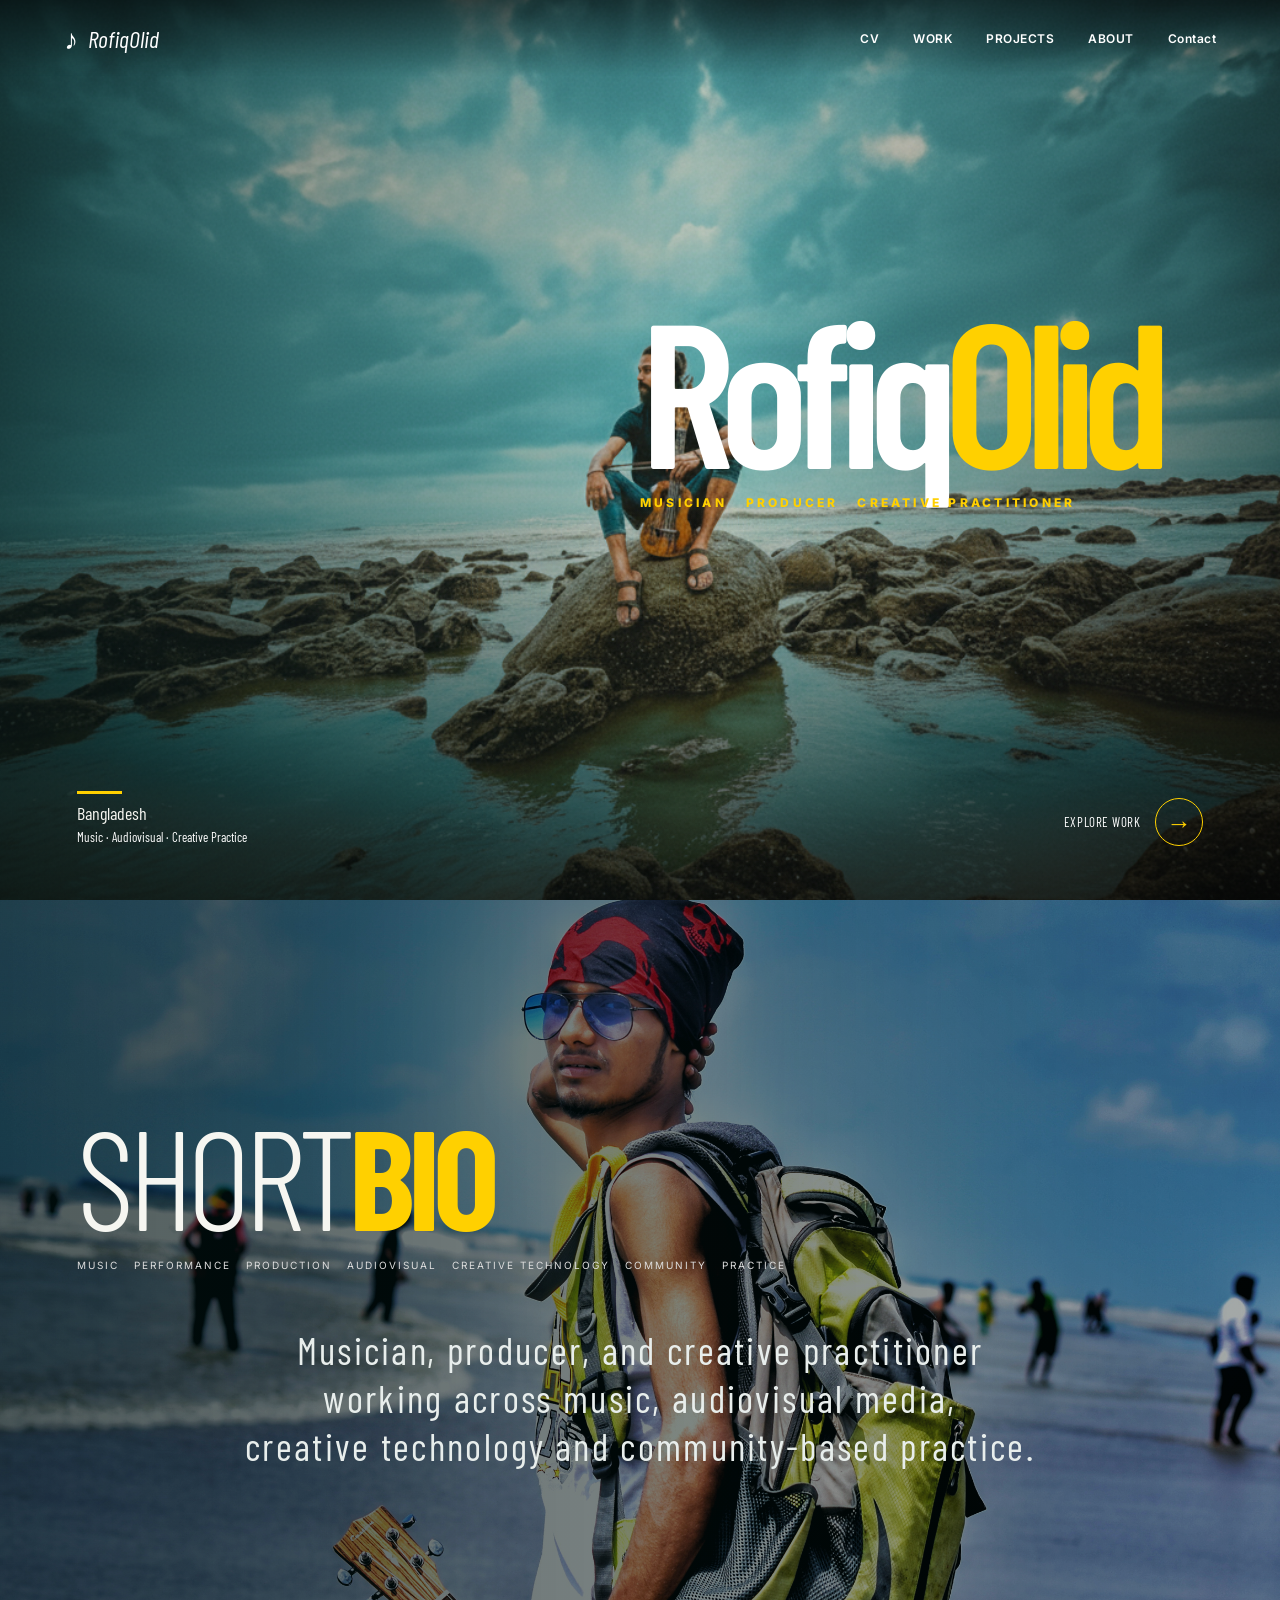
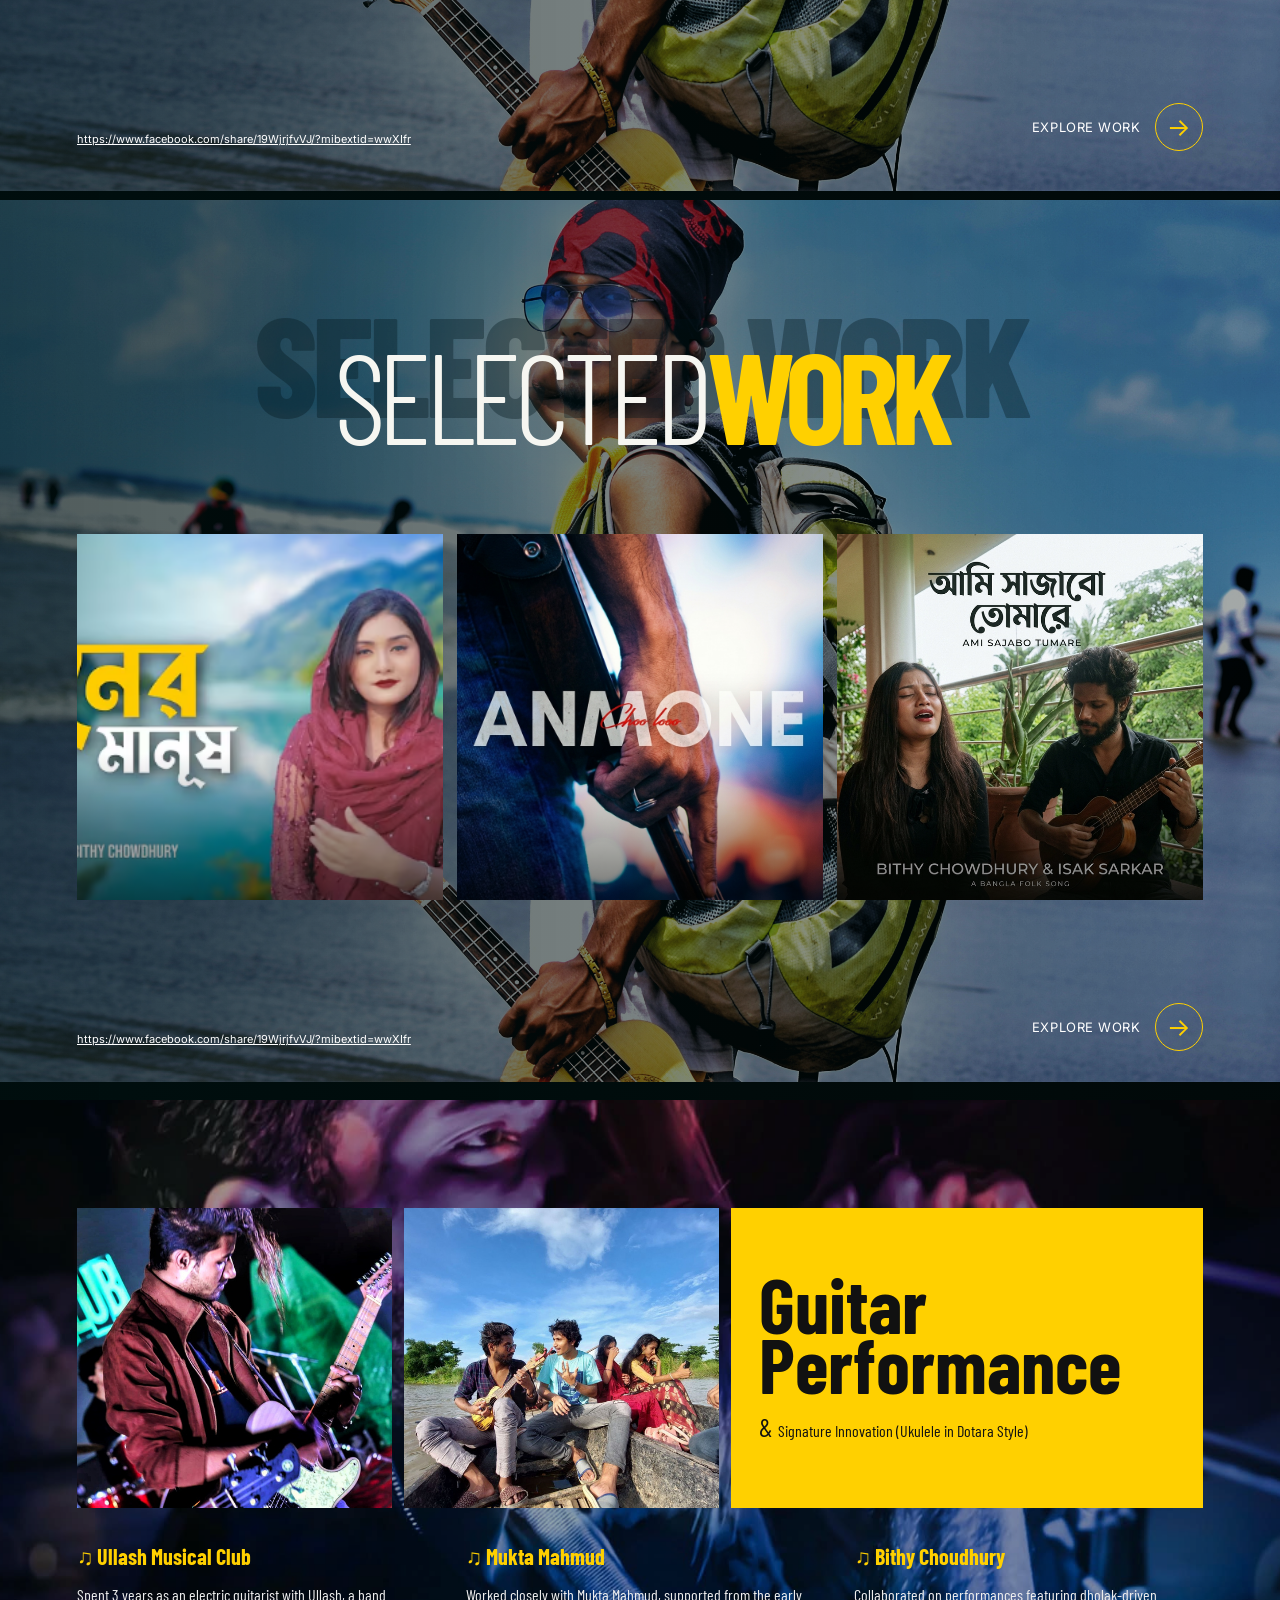
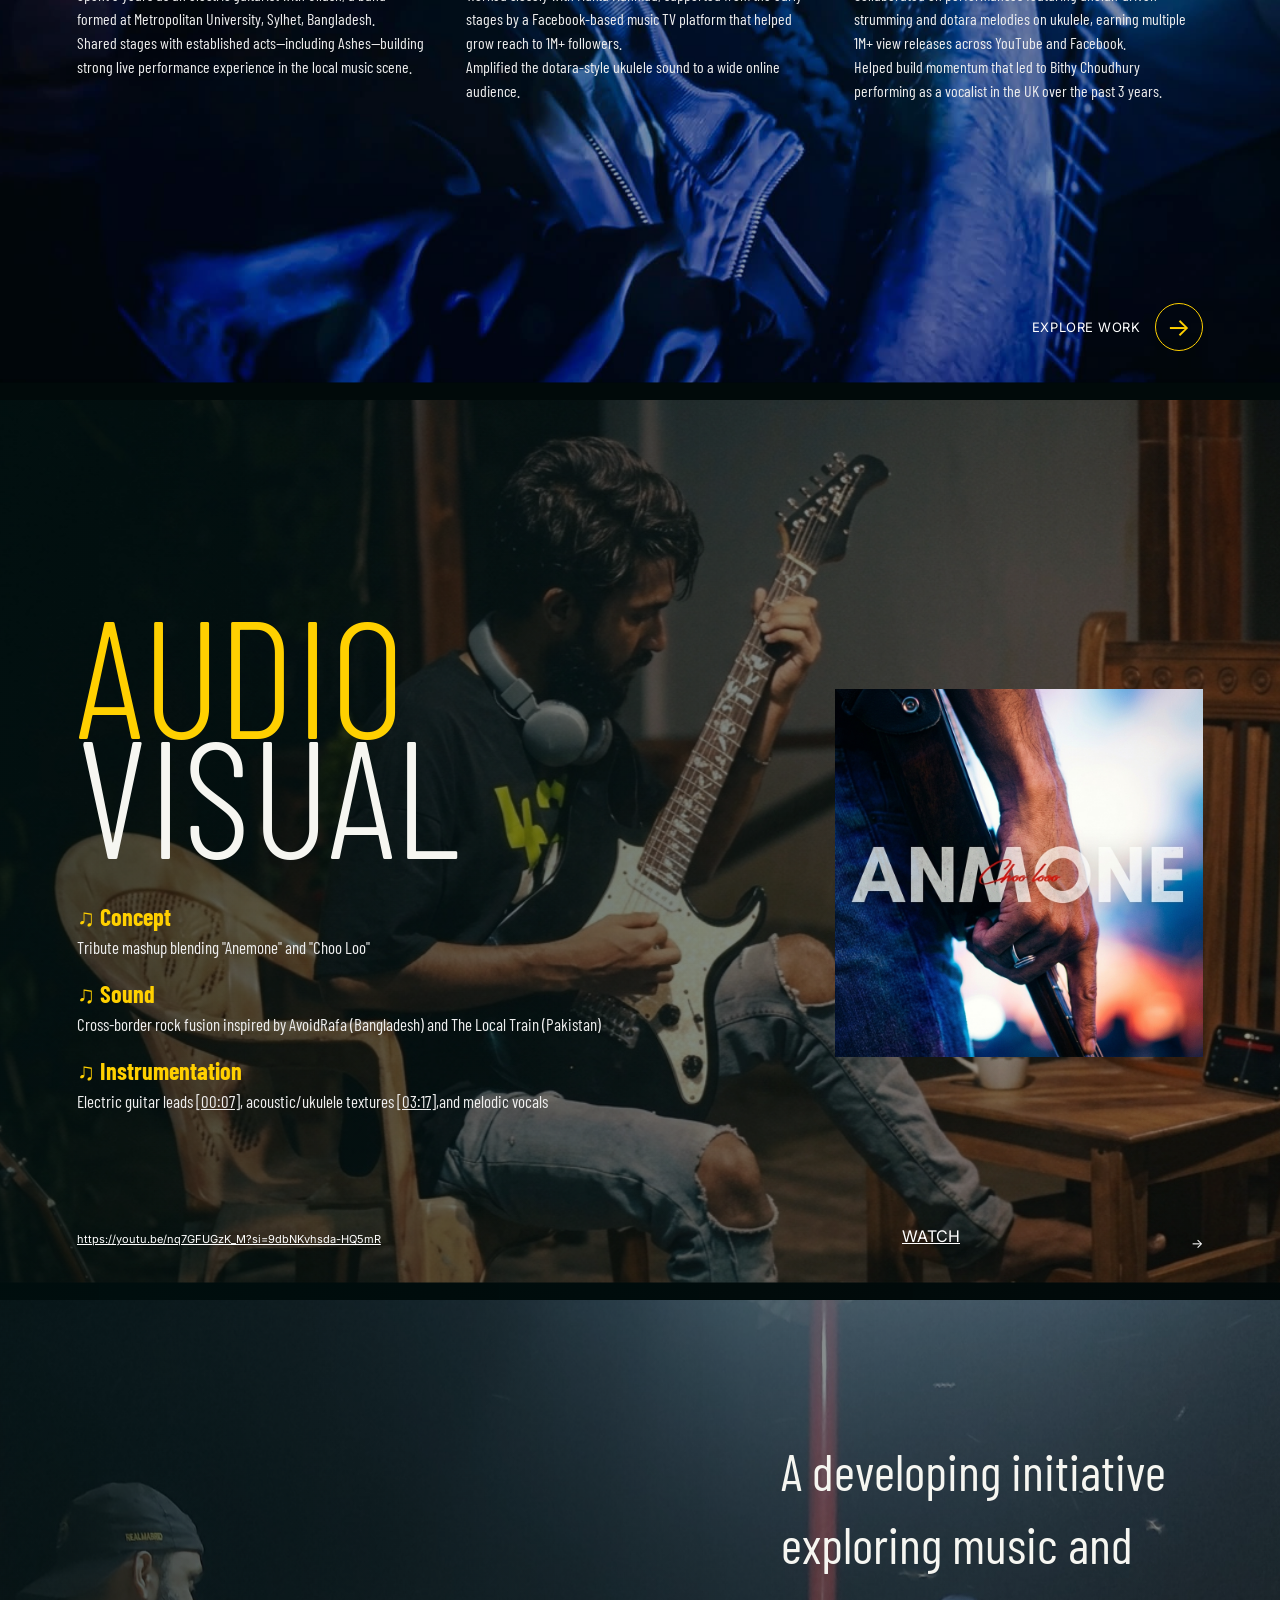
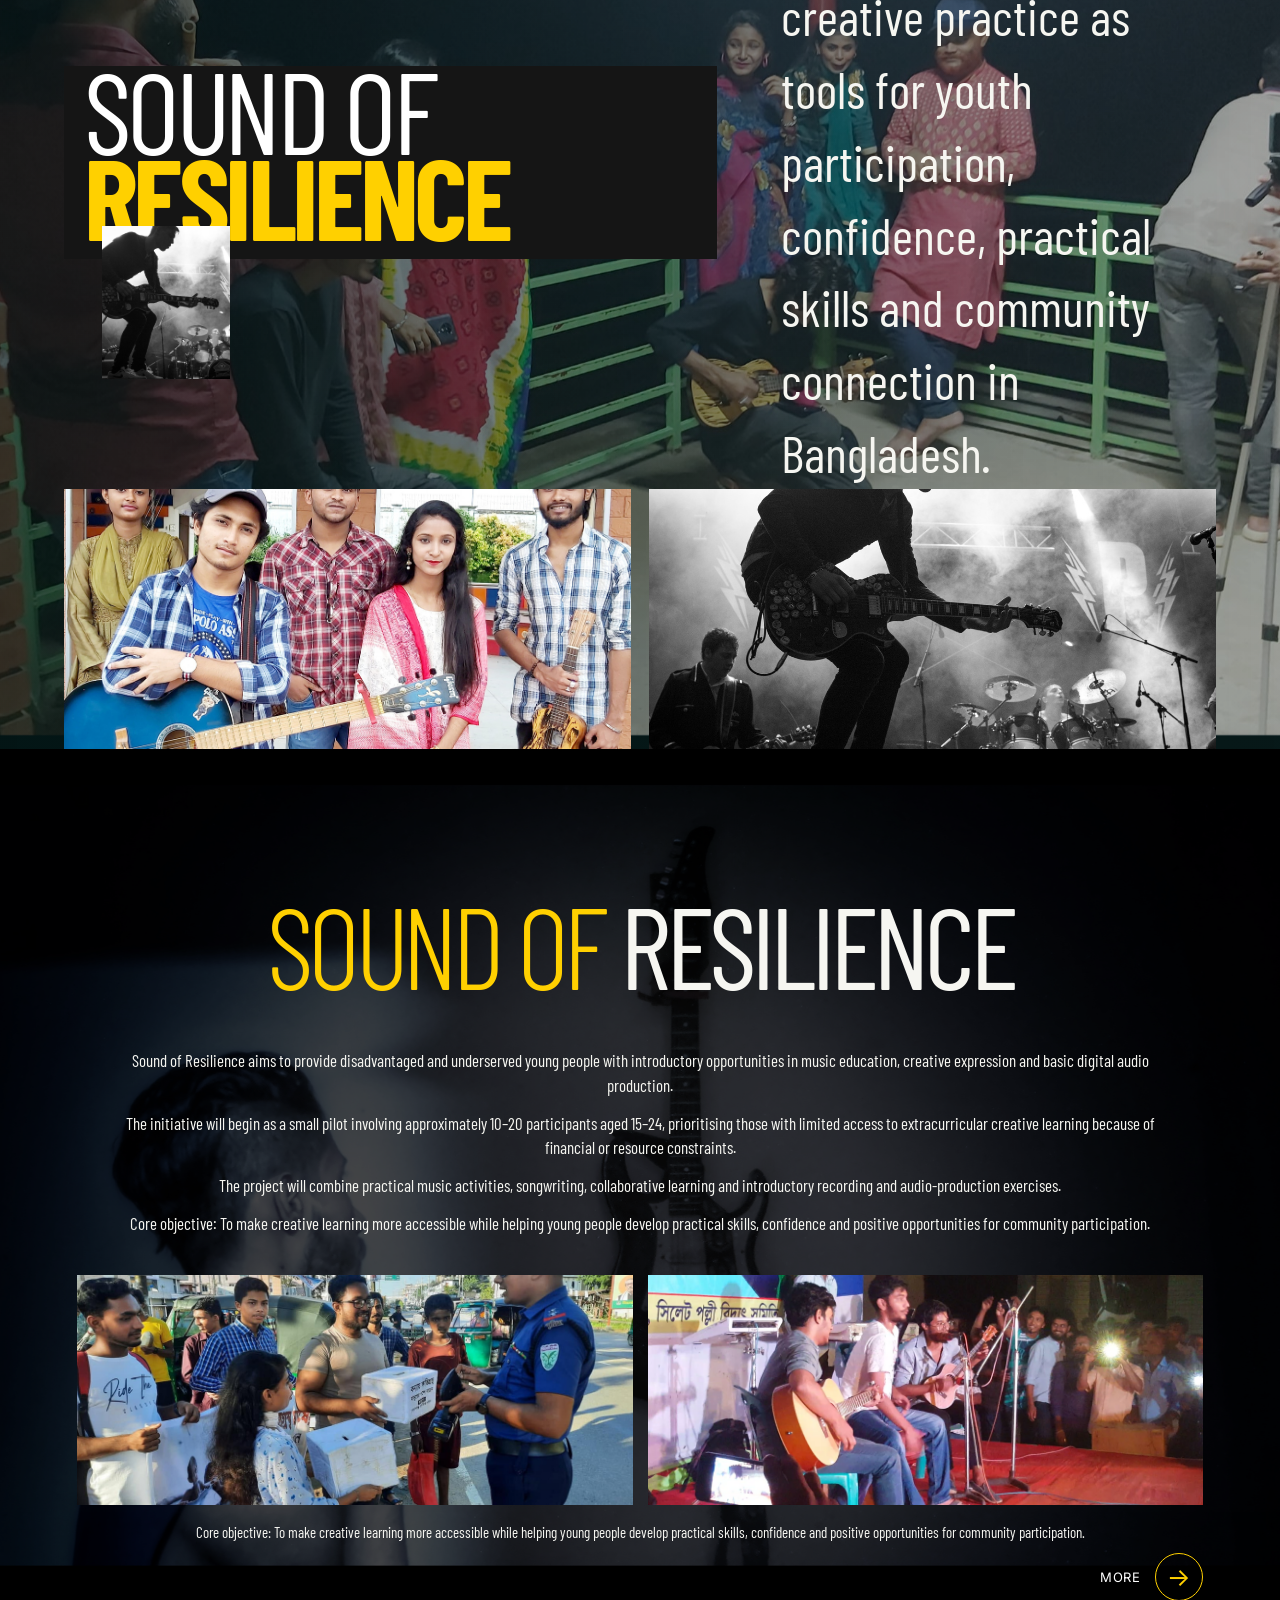
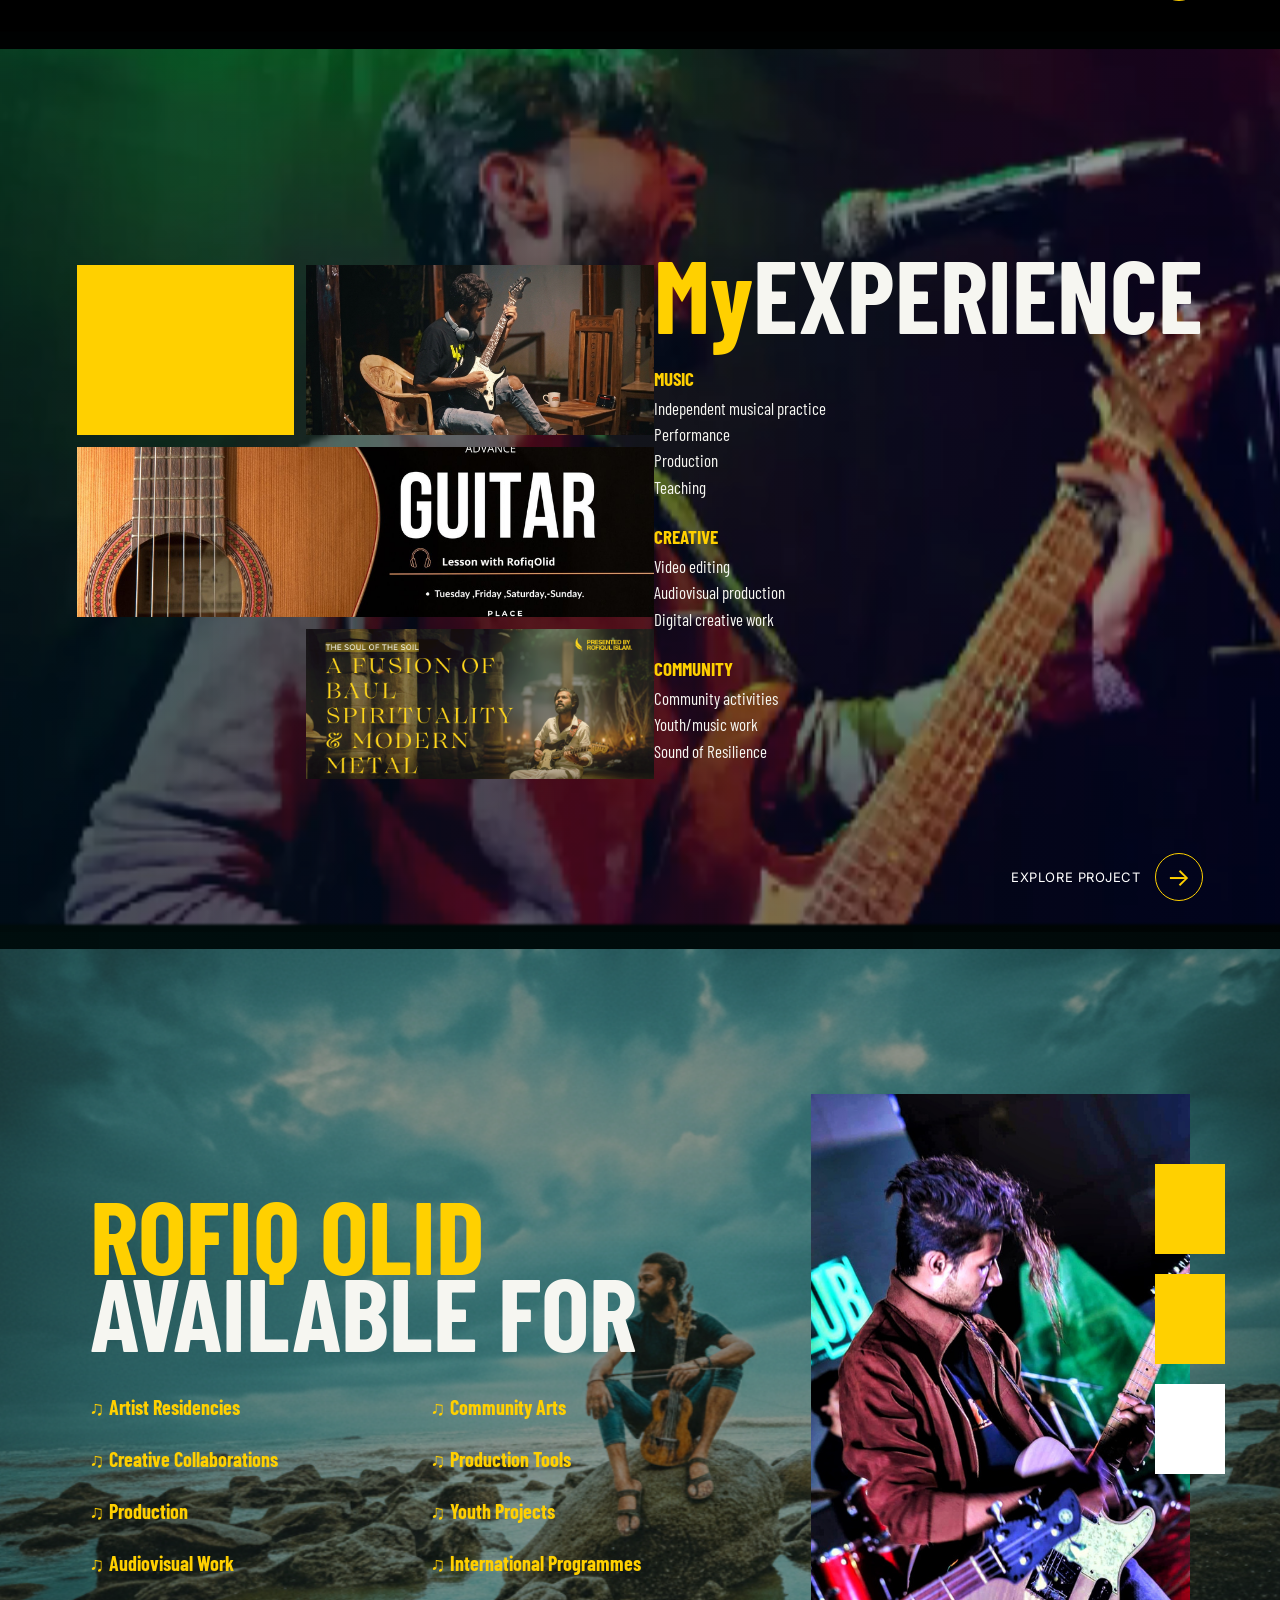
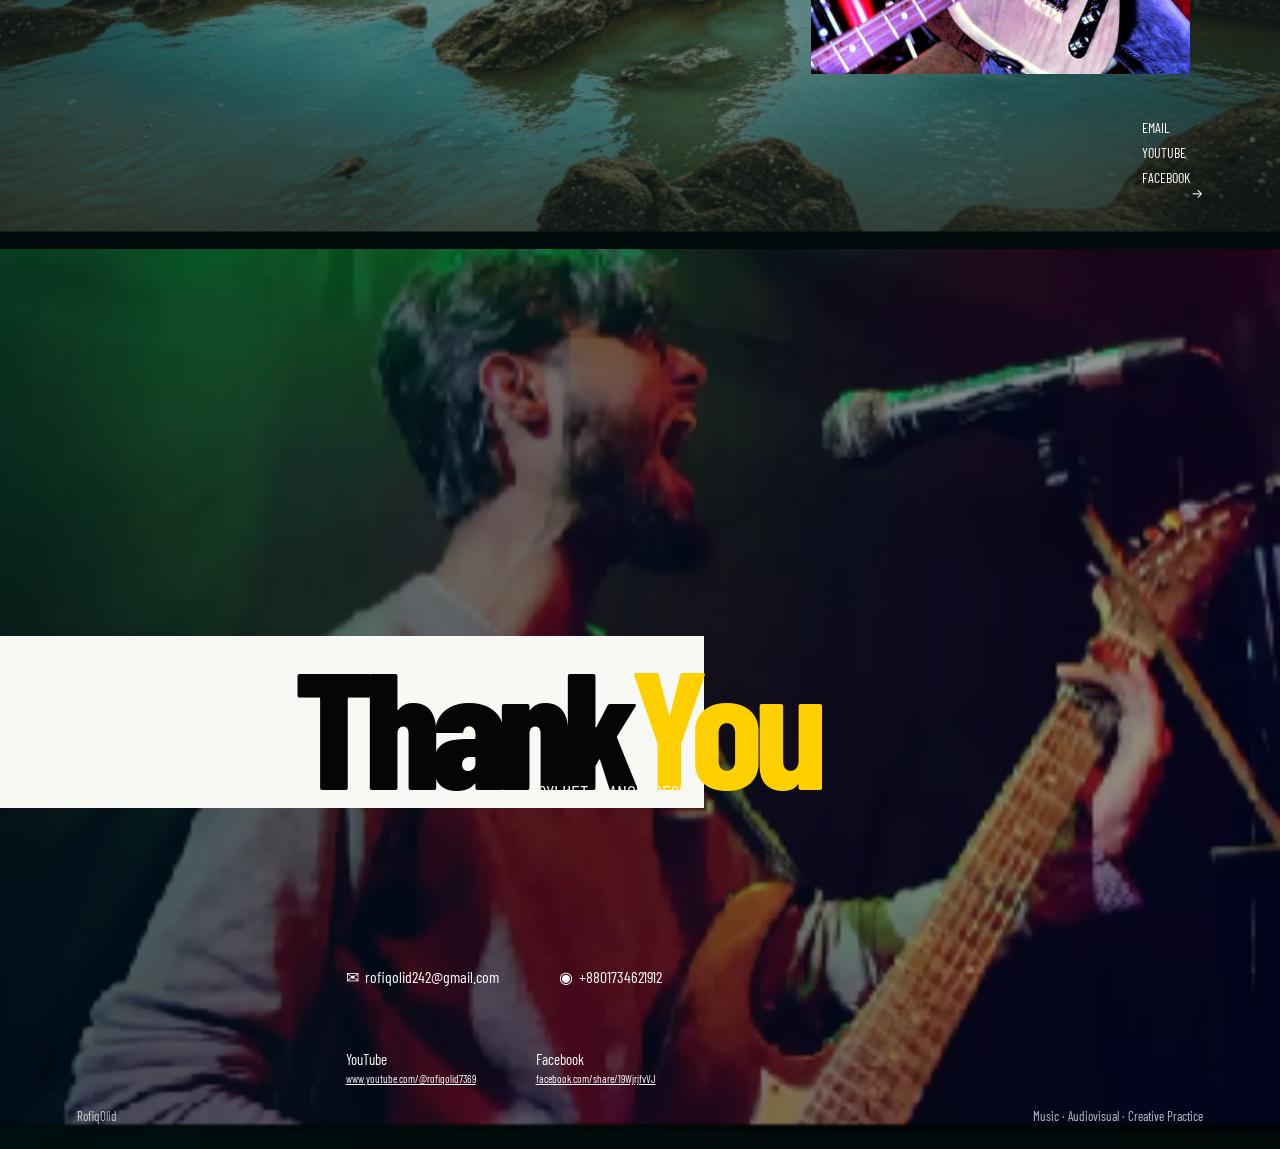
<file: index.html>
<!doctype html>
<html lang="en">
<head>
<meta charset="utf-8" />
<meta name="viewport" content="width=device-width, initial-scale=1" />
<meta name="theme-color" content="#061c1c" />
<meta name="description" content="RofiqOlid — Musician, Producer, Creative Practitioner. Bangladesh · Music · Audiovisual · Creative Practice." />
<meta property="og:title" content="RofiqOlid — Musician Producer Creative Practitioner" />
<meta property="og:description" content="Music · Audiovisual · Creative Practice" />
<meta property="og:image" content="assets/img-000.png" />
<title>RofiqOlid — Musician · Producer · Creative Practitioner</title>
<link rel="preconnect" href="https://fonts.googleapis.com">
<link rel="preconnect" href="https://fonts.gstatic.com" crossorigin>
<link href="https://fonts.googleapis.com/css2?family=Barlow+Condensed:wght@300;400;500;600;700;800&family=Inter:wght@400;500;600;700&display=swap" rel="stylesheet">
<link rel="stylesheet" href="styles.css">
</head>
<body>
<div class="cursor"></div>
<header class="nav" id="nav">
  <a class="brand" href="#home" aria-label="RofiqOlid home"><span class="brand-mark">♪</span><span>RofiqOlid</span></a>
  <button class="menu" aria-label="Open navigation"><span></span><span></span></button>
  <nav>
    <a href="#cv">CV</a><a href="#work">WORK</a><a href="#projects">PROJECTS</a><a href="#about">ABOUT</a><a href="#contact">Contact</a>
  </nav>
</header>
<div class="progress"><span></span></div>

<main>
<section class="hero page" id="home" data-label="HOME">
  <div class="hero-bg parallax" style="--bg:url('assets/img-000.png')"></div>
  <div class="veil"></div>
  <div class="hero-title reveal"><span>Rofiq</span><span class="gold">Olid</span></div>
  <div class="hero-role reveal delay">MUSICIAN&nbsp;&nbsp; PRODUCER&nbsp;&nbsp; CREATIVE PRACTITIONER</div>
  <div class="hero-bottom reveal delay2"><div><i></i>Bangladesh<br><small>Music · Audiovisual · Creative Practice</small></div><a class="explore" href="#about">EXPLORE WORK <b>→</b></a></div>
</section>

<section class="short page dark-photo" id="about" data-label="ABOUT">
  <div class="bg-image" style="--bg:url('assets/img-003.jpg')"></div><div class="veil strong"></div>
  <div class="section-inner">
    <div class="top-space"></div>
    <h1 class="outline-title">SHORT<span class="gold">BIO</span></h1>
    <div class="practice-line">MUSIC&nbsp;&nbsp; PERFORMANCE&nbsp;&nbsp; PRODUCTION&nbsp;&nbsp; AUDIOVISUAL&nbsp;&nbsp; CREATIVE TECHNOLOGY&nbsp;&nbsp; COMMUNITY&nbsp;&nbsp; PRACTICE</div>
    <p class="lead centered">Musician, producer, and creative practitioner<br>working across music, audiovisual media,<br>creative technology and community-based practice.</p>
    <a class="bottom-link" href="https://www.facebook.com/share/19WjrjfvVJ/?mibextid=wwXIfr" target="_blank" rel="noopener">https://www.facebook.com/share/19WjrjfvVJ/?mibextid=wwXIfr</a>
    <a class="explore bottom-explore" href="#work">EXPLORE WORK <b>→</b></a>
  </div>
</section>

<section class="work page dark-photo" id="work" data-label="WORK">
  <div class="bg-image" style="--bg:url('assets/img-003.jpg')"></div><div class="veil strong"></div>
  <div class="section-inner work-inner">
    <div class="work-head"><span class="ghost">SELECTED WORK</span><h2>SELECTED<span class="gold">WORK</span></h2></div>
    <div class="work-grid">
      <a class="work-card" href="https://www.youtube.com/watch?v=pWATL_tbvlI" target="_blank" rel="noopener"><img src="assets/img-008.png" alt="Moner Manush"><span></span></a>
      <a class="work-card" href="https://www.youtube.com/watch?v=nq7GFUGzK_M" target="_blank" rel="noopener"><img src="assets/img-021.jpg" alt="Cholo Anmone"><span></span></a>
      <a class="work-card" href="https://www.youtube.com/watch?v=fTHqKBfX6z8" target="_blank" rel="noopener"><img src="assets/img-010.jpg" alt="Ami Shajabo Tumare"><span></span></a>
    </div>
    <a class="bottom-link" href="https://www.facebook.com/share/19WjrjfvVJ/?mibextid=wwXIfr" target="_blank" rel="noopener">https://www.facebook.com/share/19WjrjfvVJ/?mibextid=wwXIfr</a>
    <a class="explore bottom-explore" href="#performance">EXPLORE WORK <b>→</b></a>
  </div>
</section>

<section class="performance page" id="performance" data-label="PERFORMANCE">
  <div class="bg-image" style="--bg:url('assets/img-004.jpg')"></div><div class="veil medium"></div>
  <div class="section-inner performance-inner">
    <div class="media-row">
      <img src="assets/img-014.jpg" alt="RofiqOlid guitar performance">
      <img src="assets/img-015.jpg" alt="Musical collaboration">
      <div class="yellow-panel"><h2>Guitar<br>Performance</h2><p>&amp; <span>Signature Innovation (Ukulele in Dotara Style)</span></p></div>
    </div>
    <div class="experience-grid">
      <article><h3>♫ Ullash Musical Club</h3><p>Spent 3 years as an electric guitarist with Ullash, a band formed at Metropolitan University, Sylhet, Bangladesh.<br>Shared stages with established acts—including Ashes—building strong live performance experience in the local music scene.</p></article>
      <article><h3>♫ Mukta Mahmud</h3><p>Worked closely with Mukta Mahmud, supported from the early stages by a Facebook-based music TV platform that helped grow reach to 1M+ followers.<br>Amplified the dotara-style ukulele sound to a wide online audience.</p></article>
      <article><h3>♫ Bithy Choudhury</h3><p>Collaborated on performances featuring dholak-driven strumming and dotara melodies on ukulele, earning multiple 1M+ view releases across YouTube and Facebook.<br>Helped build momentum that led to Bithy Choudhury performing as a vocalist in the UK over the past 3 years.</p></article>
    </div>
    <a class="explore bottom-explore" href="#audio">EXPLORE WORK <b>→</b></a>
  </div>
</section>

<section class="audio page" id="audio" data-label="AUDIOVISUAL">
  <div class="bg-image" style="--bg:url('assets/img-018.jpg')"></div><div class="veil strong"></div>
  <div class="section-inner audio-inner">
    <div class="audio-copy"><h2><span class="gold">AUDIO</span><br>VISUAL</h2>
      <div class="fact"><h3>♫ Concept</h3><p>Tribute mashup blending "Anemone" and "Choo Loo"</p></div>
      <div class="fact"><h3>♫ Sound</h3><p>Cross-border rock fusion inspired by AvoidRafa (Bangladesh) and The Local Train (Pakistan)</p></div>
      <div class="fact"><h3>♫ Instrumentation</h3><p>Electric guitar leads <u>[00:07]</u>, acoustic/ukulele textures <u>[03:17]</u>,and melodic vocals</p></div>
    </div>
    <div class="audio-art"><div class="yellow-block"></div><img src="assets/img-021.jpg" alt="Anemone / Choo Loo project"></div>
    <a class="bottom-link" href="https://youtu.be/nq7GFUGzK_M?si=9dbNKvhsda-HQ5mR" target="_blank" rel="noopener">https://youtu.be/nq7GFUGzK_M?si=9dbNKvhsda-HQ5mR</a>
    <a class="watch" href="https://youtu.be/nq7GFUGzK_M?si=9dbNKvhsda-HQ5mR" target="_blank" rel="noopener">WATCH</a>
    <a class="explore bottom-explore" href="#resilience">→</a>
  </div>
</section>

<section class="resilience-cover page" id="projects" data-label="PROJECTS">
  <div class="bg-image" style="--bg:url('assets/img-022.jpg')"></div><div class="veil strong"></div>
  <div class="res-cover-grid"><div class="project-name"><span>SOUND OF</span><b>RESILIENCE</b><img src="assets/img-025.jpg" alt="Music project"></div><div class="project-description">A developing initiative<br>exploring music and<br>creative practice as<br>tools for youth<br>participation,<br>confidence, practical<br>skills and community<br>connection in<br>Bangladesh.</div></div>
  <div class="cover-photos"><img src="assets/img-026.jpg" alt="Sound of Resilience participants"><img src="assets/img-025.jpg" alt="Music practice"></div>
  <a class="explore bottom-explore" href="#resilience">EXPLORE PROJECT <b>→</b></a>
</section>

<section class="resilience page" id="resilience" data-label="RESILIENCE">
  <div class="bg-image" style="--bg:url('assets/img-027.jpg')"></div><div class="veil black"></div>
  <div class="section-inner resilience-inner">
    <h2><span class="gold">SOUND OF</span> RESILIENCE</h2>
    <p>Sound of Resilience aims to provide disadvantaged and underserved young people with introductory opportunities in music education, creative expression and basic digital audio production.</p>
    <p>The initiative will begin as a small pilot involving approximately 10–20 participants aged 15–24, prioritising those with limited access to extracurricular creative learning because of financial or resource constraints.</p>
    <p>The project will combine practical music activities, songwriting, collaborative learning and introductory recording and audio-production exercises.</p>
    <p>Core objective: To make creative learning more accessible while helping young people develop practical skills, confidence and positive opportunities for community participation.</p>
    <div class="res-images"><img src="assets/img-031.jpg" alt="Community activity"><img src="assets/img-030.png" alt="Music performance"></div>
    <div class="res-bottom">Core objective: To make creative learning more accessible while helping young people develop practical skills, confidence and positive opportunities for community participation.</div>
    <a class="explore bottom-explore" href="#experience">MORE <b>→</b></a>
  </div>
</section>

<section class="experience page" id="experience" data-label="EXPERIENCE">
  <div class="bg-image" style="--bg:url('assets/img-044.png')"></div><div class="veil strong"></div>
  <div class="experience-layout">
    <div class="experience-collage"><div class="block yellow"></div><img src="assets/img-018.jpg"><img src="assets/img-036.jpg"><img src="assets/img-034.png"></div>
    <div class="experience-copy"><h2><span class="gold">My</span>EXPERIENCE</h2>
      <div><h3>MUSIC</h3><p>Independent musical practice<br>Performance<br>Production<br>Teaching</p></div>
      <div><h3>CREATIVE</h3><p>Video editing<br>Audiovisual production<br>Digital creative work</p></div>
      <div><h3>COMMUNITY</h3><p>Community activities<br>Youth/music work<br>Sound of Resilience</p></div>
    </div>
  </div>
  <a class="explore bottom-explore" href="#cv">EXPLORE PROJECT <b>→</b></a>
</section>

<section class="availability page" id="cv" data-label="CV">
  <div class="bg-image" style="--bg:url('assets/img-040.png')"></div><div class="veil medium"></div>
  <div class="availability-inner"><div><h2><span class="gold">ROFIQ OLID</span><br>AVAILABLE FOR</h2>
    <div class="avail-grid"><span>♫ Artist Residencies</span><span>♫ Community Arts</span><span>♫ Creative Collaborations</span><span>♫ Production Tools</span><span>♫ Production</span><span>♫ Youth Projects</span><span>♫ Audiovisual Work</span><span>♫ International Programmes</span></div>
  </div><div class="avail-photo"><img src="assets/img-014.jpg" alt="RofiqOlid performance"><i></i><i></i><i class="white"></i></div></div>
  <div class="links"><a href="mailto:rofiqolid242@gmail.com">EMAIL</a><a href="https://www.youtube.com/@rofiqolid7369" target="_blank" rel="noopener">YOUTUBE</a><a href="https://www.facebook.com/share/19WjrjfvVJ/?mibextid=wwXIfr" target="_blank" rel="noopener">FACEBOOK</a></div>
  <a class="explore bottom-explore" href="#contact">→</a>
</section>

<section class="contact page" id="contact" data-label="CONTACT">
  <div class="bg-image" style="--bg:url('assets/img-044.png')"></div><div class="veil strong"></div>
  <div class="contact-title"><span>Thank</span><b>You</b></div>
  <div class="location">SYLHET · BANGLADESH</div>
  <div class="contact-details"><a href="mailto:rofiqolid242@gmail.com">✉&nbsp; rofiqolid242@gmail.com</a><a href="tel:+8801734621912">◉&nbsp; +8801734621912</a></div>
  <div class="socials"><a href="https://www.youtube.com/@rofiqolid7369" target="_blank" rel="noopener">YouTube<br><small>www.youtube.com/@rofiqolid7369</small></a><a href="https://www.facebook.com/share/19WjrjfvVJ/?mibextid=wwXIfr" target="_blank" rel="noopener">Facebook<br><small>facebook.com/share/19WjrjfvVJ</small></a></div>
  <div class="footer-line"><span>RofiqOlid</span><span>Music · Audiovisual · Creative Practice</span></div>
</section>
</main>
<script src="script.js"></script>
</body>
</html>
</file>
<file: styles.css>
:root{--ink:#061717;--deep:#020909;--teal:#0a2929;--white:#f6f6f1;--gold:#ffd000;--muted:#b7c4c0;--line:rgba(255,255,255,.2);--cond:'Barlow Condensed',sans-serif;--sans:'Inter',sans-serif}*{box-sizing:border-box}html{scroll-behavior:smooth}body{margin:0;background:var(--deep);color:var(--white);font-family:var(--sans);overflow-x:hidden}.page{position:relative;min-height:100svh;overflow:hidden}.nav{position:fixed;z-index:50;top:0;left:0;width:100%;height:76px;padding:0 5vw;display:flex;align-items:center;justify-content:space-between;background:linear-gradient(180deg,rgba(0,0,0,.55),transparent);transition:.35s}.nav.scrolled{background:rgba(2,9,9,.88);backdrop-filter:blur(14px)}.brand{color:#fff;text-decoration:none;font-family:var(--cond);font-size:24px;font-style:italic;display:flex;gap:10px;align-items:center}.brand-mark{font-size:28px;color:#fff}.nav nav{display:flex;gap:34px}.nav nav a{color:#fff;text-decoration:none;font-size:12px;font-weight:600;letter-spacing:.04em}.nav nav a.active{background:#fff;color:#050808;padding:10px 17px;border-radius:22px}.menu{display:none;background:none;border:0}.menu span{display:block;width:28px;height:2px;background:#fff;margin:6px}.progress{position:fixed;z-index:60;top:0;left:0;width:100%;height:2px}.progress span{display:block;width:0;height:100%;background:var(--gold)}.bg-image{position:absolute;inset:0;background-image:var(--bg);background-size:cover;background-position:center;transform:scale(1.05);will-change:transform}.hero-bg{position:absolute;inset:0;background-image:var(--bg);background-size:cover;background-position:center;transform:scale(1.05)}.veil{position:absolute;inset:0;background:linear-gradient(90deg,rgba(0,18,18,.5),rgba(0,18,18,.08) 55%,rgba(0,0,0,.35)),linear-gradient(0deg,rgba(0,0,0,.55),transparent 45%)}.veil.strong{background:linear-gradient(90deg,rgba(0,19,19,.62),rgba(0,20,20,.18)),rgba(0,0,0,.2)}.veil.medium{background:rgba(0,15,15,.35)}.veil.black{background:rgba(0,0,0,.72)}.hero-title{position:absolute;top:34%;left:50%;transform:translateX(-50%);font-family:var(--cond);font-size:clamp(100px,16vw,260px);font-weight:600;line-height:.8;letter-spacing:-.07em;white-space:nowrap}.hero-title span:first-child{color:#fff}.gold,.hero-title .gold{color:var(--gold)}.hero-role{position:absolute;top:55%;left:50%;transform:translateX(-50%);color:var(--gold);font-size:12px;font-weight:800;letter-spacing:.27em}.hero-bottom{position:absolute;left:6%;right:6%;bottom:6%;display:flex;justify-content:space-between;align-items:end;font-family:var(--cond);font-size:18px}.hero-bottom i{display:block;width:45px;height:3px;background:var(--gold);margin-bottom:8px}.hero-bottom small{font-size:13px;color:#fff}.explore{color:#fff;text-decoration:none;font-size:13px;letter-spacing:.04em;display:flex;align-items:center;gap:15px}.explore b{width:48px;height:48px;border:1px solid var(--gold);border-radius:50%;display:grid;place-items:center;color:var(--gold);font-size:25px;font-weight:400;transition:.3s}.explore:hover b{transform:translateX(8px);background:var(--gold);color:#111}.section-inner{position:relative;z-index:2;min-height:100svh;padding:100px 6vw 80px}.top-space{height:5vh}.outline-title{font-family:var(--cond);font-weight:300;font-size:clamp(70px,11vw,170px);letter-spacing:-.05em;margin:5vh 0 0}.outline-title .gold{font-weight:700}.practice-line{font-size:10px;letter-spacing:.2em;color:#ddd;margin:0 0 55px}.lead{font-family:var(--cond);font-size:clamp(24px,3vw,42px);line-height:1.25;letter-spacing:.06em;color:#e8eeec}.centered{text-align:center}.bottom-link{position:absolute;bottom:6%;left:6%;color:#fff;font-size:11px;text-decoration:underline;max-width:45vw;overflow:hidden;text-overflow:ellipsis;white-space:nowrap}.bottom-explore{position:absolute;right:6%;bottom:5.4%}.work-inner{padding-top:13vh}.work-head{position:relative;text-align:center;margin-bottom:7vh}.work-head .ghost{position:absolute;left:0;right:0;top:-40px;font-family:var(--cond);font-size:11vw;font-weight:800;color:rgba(0,20,25,.35);letter-spacing:-.04em}.work-head h2{position:relative;font-family:var(--cond);font-weight:300;font-size:clamp(70px,10vw,150px);margin:0;letter-spacing:-.06em}.work-head h2 .gold{font-weight:700}.work-grid{display:grid;grid-template-columns:repeat(3,1fr);gap:14px}.work-card{position:relative;aspect-ratio:1/1;overflow:hidden;display:block}.work-card img{width:100%;height:100%;object-fit:cover;transition:transform .7s}.work-card span{position:absolute;inset:0;background:linear-gradient(180deg,transparent 60%,rgba(0,0,0,.55))}.work-card:hover img{transform:scale(1.07)}.performance-inner{padding-top:12vh}.media-row{display:grid;grid-template-columns:1fr 1fr 1.5fr;gap:12px;align-items:stretch}.media-row img{width:100%;height:300px;object-fit:cover}.yellow-panel{background:var(--gold);color:#111;padding:30px 28px;display:flex;flex-direction:column;justify-content:center}.yellow-panel h2{font-family:var(--cond);font-size:clamp(48px,6vw,92px);line-height:.78;margin:0 0 18px}.yellow-panel p{font-family:var(--cond);font-size:25px;margin:0}.yellow-panel p span{font-size:16px}.experience-grid{display:grid;grid-template-columns:repeat(3,1fr);gap:40px;margin-top:35px}.experience-grid h3{color:var(--gold);font-family:var(--cond);font-size:22px;margin:0 0 12px}.experience-grid p{font-family:var(--cond);font-size:16px;line-height:1.5;margin:0;color:#eee}.audio-inner{display:grid;grid-template-columns:1.1fr .9fr;gap:8vw;align-items:center;padding-top:14vh}.audio-copy h2{font-family:var(--cond);font-size:clamp(90px,13vw,190px);line-height:.72;font-weight:300;margin:0 0 50px}.audio-copy h2 .gold{font-weight:300}.fact{margin:22px 0}.fact h3{font-family:var(--cond);color:var(--gold);font-size:24px;margin:0}.fact p{font-family:var(--cond);font-size:17px;max-width:600px;margin:5px 0;color:#eee}.audio-art{position:relative}.audio-art img{position:relative;width:80%;margin-left:20%;z-index:2;display:block}.yellow-block{position:absolute;right:0;top:0;width:55%;height:80%;background:var(--gold)}.watch{position:absolute;bottom:6%;right:25%;color:#fff}.resilience-cover{background:#0b2020}.res-cover-grid{position:relative;z-index:2;display:grid;grid-template-columns:1.2fr .8fr;min-height:70vh;padding:15vh 5vw 0;gap:5vw}.project-name{align-self:center;background:#151515;padding:0 20px 20px;font-family:var(--cond);font-size:clamp(65px,9vw,145px);line-height:.75;letter-spacing:-.04em}.project-name span{color:#fff}.project-name b{color:var(--gold);display:block}.project-name img{position:absolute;width:10vw;max-width:140px;min-width:75px;height:12vw;max-height:170px;object-fit:cover;margin-left:18px;margin-top:-1vw}.project-description{font-family:var(--cond);font-size:clamp(28px,4vw,56px);line-height:1.42;align-self:center}.cover-photos{position:relative;z-index:3;display:grid;grid-template-columns:1fr 1fr;gap:18px;margin:0 5vw}.cover-photos img{width:100%;height:260px;object-fit:cover}.resilience-inner{padding-top:14vh;text-align:center}.resilience-inner h2{font-family:var(--cond);font-size:clamp(60px,9vw,140px);font-weight:400;letter-spacing:-.05em;margin:0 0 35px}.resilience-inner h2 .gold{font-weight:300}.resilience-inner p{max-width:1050px;margin:13px auto;font-family:var(--cond);font-size:17px;line-height:1.45}.res-images{display:grid;grid-template-columns:1fr 1fr;gap:15px;margin-top:40px}.res-images img{width:100%;height:230px;object-fit:cover}.res-bottom{font-family:var(--cond);font-size:15px;margin-top:18px}.experience-layout{position:relative;z-index:2;min-height:100svh;display:grid;grid-template-columns:1.15fr .85fr;align-items:center;padding:12vh 6vw 7vh}.experience-collage{display:grid;grid-template-columns:1fr 1.6fr;grid-template-rows:170px 170px 150px;gap:12px;max-width:700px}.experience-collage img{width:100%;height:100%;object-fit:cover}.experience-collage .yellow{background:var(--gold)}.experience-collage img:nth-of-type(1){grid-column:2}.experience-collage img:nth-of-type(2){grid-column:1/3}.experience-collage img:nth-of-type(3){grid-column:2}.experience-copy h2{font-family:var(--cond);font-size:clamp(65px,8vw,125px);margin:0 0 35px;line-height:.75}.experience-copy>div{margin:0 0 25px}.experience-copy h3{color:var(--gold);font-family:var(--cond);font-size:19px;margin:0 0 5px}.experience-copy p{font-family:var(--cond);font-size:17px;line-height:1.55;margin:0}.availability-inner{position:relative;z-index:2;min-height:85vh;display:grid;grid-template-columns:1fr .6fr;gap:7vw;align-items:center;padding:12vh 7vw 0}.availability h2{font-family:var(--cond);font-size:clamp(65px,8vw,125px);line-height:.75;margin:0 0 45px}.avail-grid{display:grid;grid-template-columns:1fr 1fr;gap:27px 50px;font-family:var(--cond);font-weight:700;color:var(--gold);font-size:20px}.avail-photo{position:relative}.avail-photo img{width:100%;height:580px;object-fit:cover}.avail-photo i{position:absolute;width:70px;height:90px;background:var(--gold);right:-35px;top:70px}.avail-photo i:nth-of-type(2){top:180px}.avail-photo i:nth-of-type(3){top:290px;background:#fff}.links{position:absolute;z-index:2;right:7%;bottom:7%;display:flex;flex-direction:column;gap:8px}.links a{color:#fff;text-decoration:none;font-family:var(--cond);font-size:14px}.contact-title{position:absolute;z-index:2;left:0;top:43%;width:55%;background:#f8f8f4;color:#050505;padding:30px 0 25px 23%;font-family:var(--cond);font-size:clamp(75px,13vw,190px);line-height:.7;font-weight:800;letter-spacing:-.06em}.contact-title b{color:var(--gold)}.location{position:absolute;z-index:2;top:59%;left:42%;font-family:var(--cond);font-size:20px}.contact-details{position:absolute;z-index:2;bottom:18%;left:27%;display:flex;gap:60px}.contact-details a,.socials a{color:#fff;text-decoration:none;font-family:var(--cond)}.socials{position:absolute;z-index:2;bottom:7%;left:27%;display:flex;gap:60px}.socials a{font-size:15px}.socials small{font-size:11px;text-decoration:underline}.footer-line{position:absolute;bottom:25px;left:6%;right:6%;z-index:2;display:flex;justify-content:space-between;color:rgba(255,255,255,.75);font-family:var(--cond);font-size:13px}.reveal{opacity:0;transform:translateY(30px);transition:1s ease}.reveal.show{opacity:1;transform:none}.delay{transition-delay:.18s}.delay2{transition-delay:.35s}@media(max-width:800px){.nav{height:62px;padding:0 5vw}.nav nav{position:fixed;inset:0;background:rgba(2,9,9,.96);display:none;flex-direction:column;align-items:center;justify-content:center;gap:28px}.nav.open nav{display:flex}.nav nav a{font-size:20px}.menu{display:block;z-index:5}.hero-title{left:50%;top:38%;font-size:25vw;transform:translateX(-50%)}.hero-role{left:50%;top:56%;font-size:9px;letter-spacing:.2em;transform:translateX(-50%)}.hero-bottom{left:8%;right:8%;font-size:16px}.hero-bottom small{font-size:11px}.explore{font-size:10px}.explore b{width:40px;height:40px}.section-inner{padding:88px 6vw 70px}.outline-title{font-size:20vw;margin-top:7vh}.practice-line{font-size:8px;line-height:2;letter-spacing:.14em}.lead{font-size:25px}.bottom-link{left:6%;max-width:60vw}.work-head{margin-top:5vh}.work-head h2{font-size:20vw}.work-grid{grid-template-columns:1fr;gap:10px}.work-card{aspect-ratio:1.45}.media-row{grid-template-columns:1fr 1fr}.media-row img{height:190px}.yellow-panel{grid-column:1/3;min-height:220px}.experience-grid{grid-template-columns:1fr;gap:24px}.audio-inner{grid-template-columns:1fr;padding-top:15vh}.audio-copy h2{font-size:24vw}.audio-art{max-width:400px;margin:auto}.audio-art img{width:82%;margin-left:18%}.watch{right:7%;bottom:6%}.res-cover-grid{grid-template-columns:1fr;padding-top:13vh;min-height:auto}.project-name{font-size:18vw}.project-description{font-size:30px;margin-top:35px}.cover-photos{grid-template-columns:1fr;margin-top:35px}.cover-photos img{height:180px}.resilience-inner h2{font-size:16vw}.resilience-inner p{font-size:15px}.res-images{grid-template-columns:1fr}.res-images img{height:180px}.experience-layout{grid-template-columns:1fr;padding-top:12vh}.experience-collage{grid-template-rows:100px 120px 110px;margin-bottom:35px}.experience-copy h2{font-size:19vw}.avail-grid{grid-template-columns:1fr;gap:15px}.availability-inner{grid-template-columns:1fr;padding-top:13vh}.availability h2{font-size:18vw}.avail-photo img{height:360px}.avail-photo i{width:45px;height:60px;right:-15px}.links{left:7%;right:auto;bottom:6%}.contact-title{top:40%;width:100%;padding:24px 0 20px 14%;font-size:24vw}.location{top:56%;left:28%;font-size:16px}.contact-details{left:10%;bottom:17%;display:block}.contact-details a{display:block;margin:12px 0}.socials{left:10%;bottom:6%;gap:25px}.socials a{font-size:12px}.footer-line{font-size:10px}.footer-line span:last-child{display:none}}
</file>
